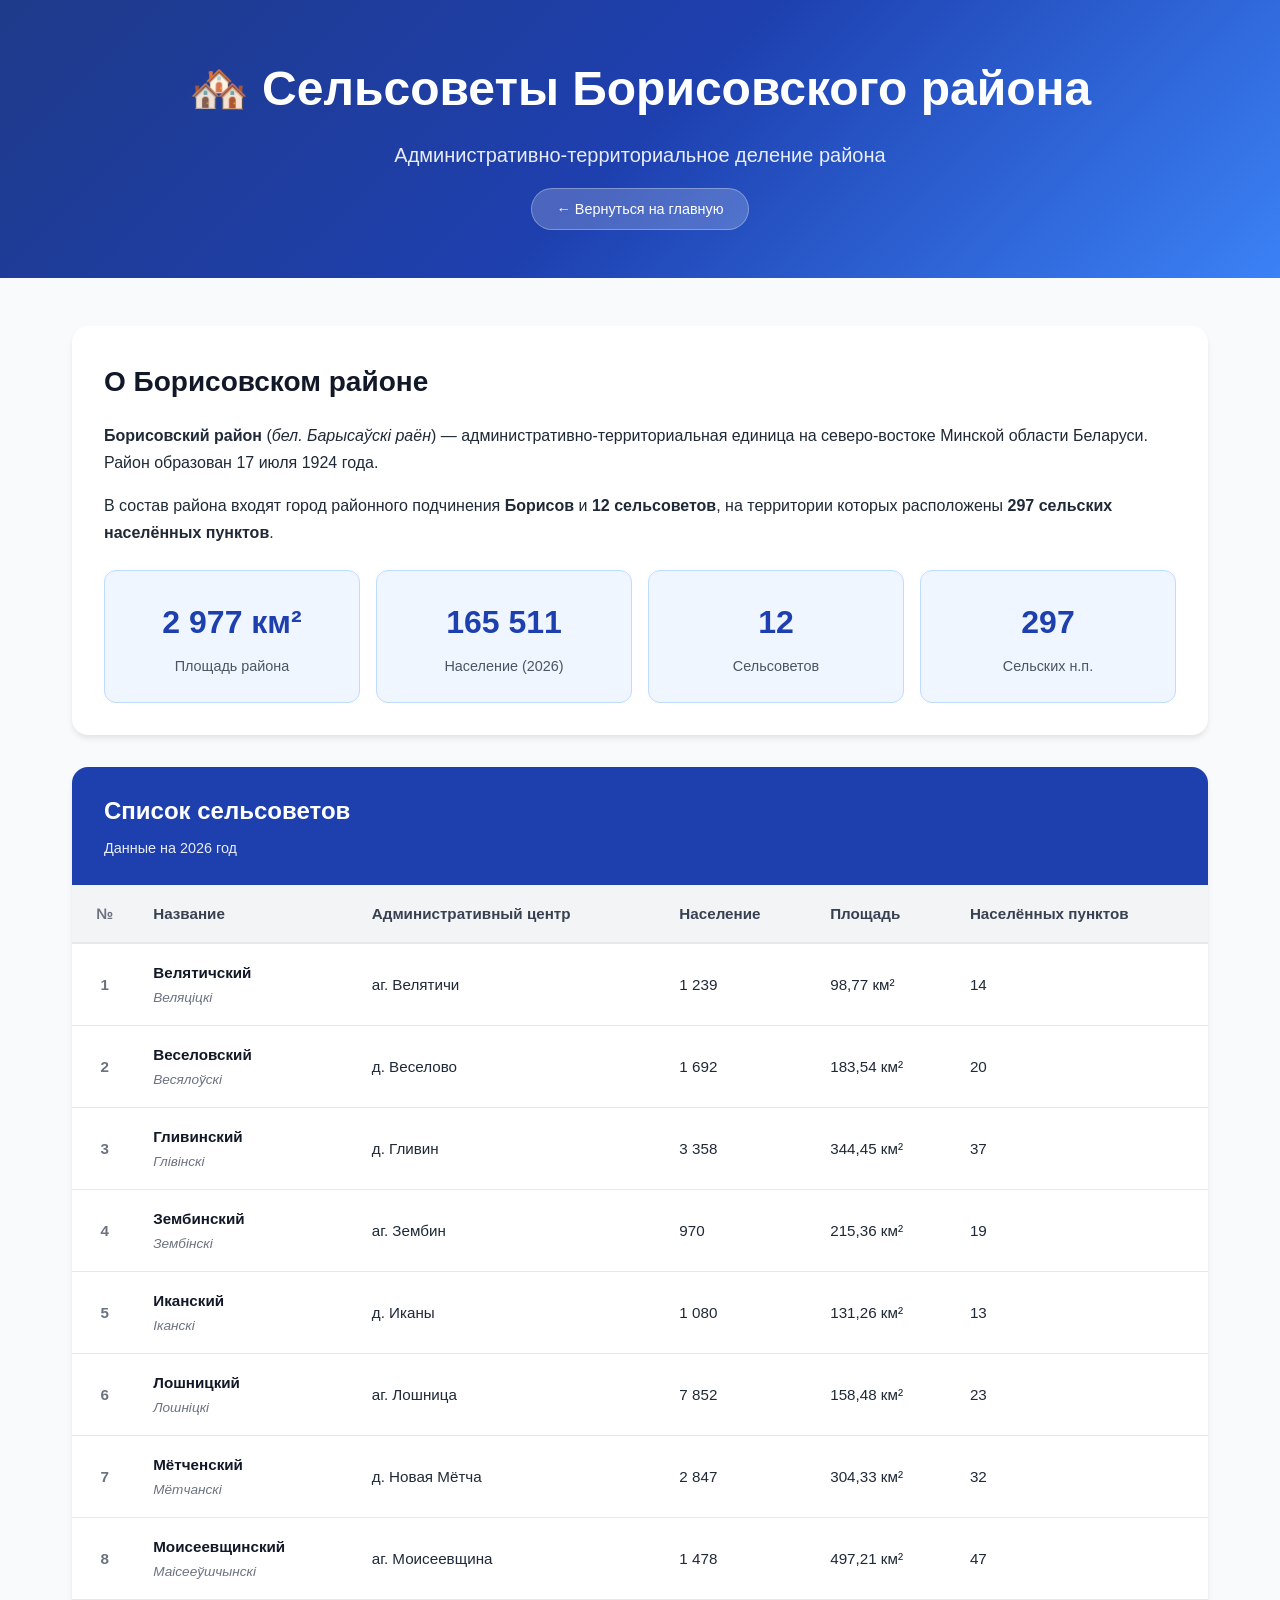
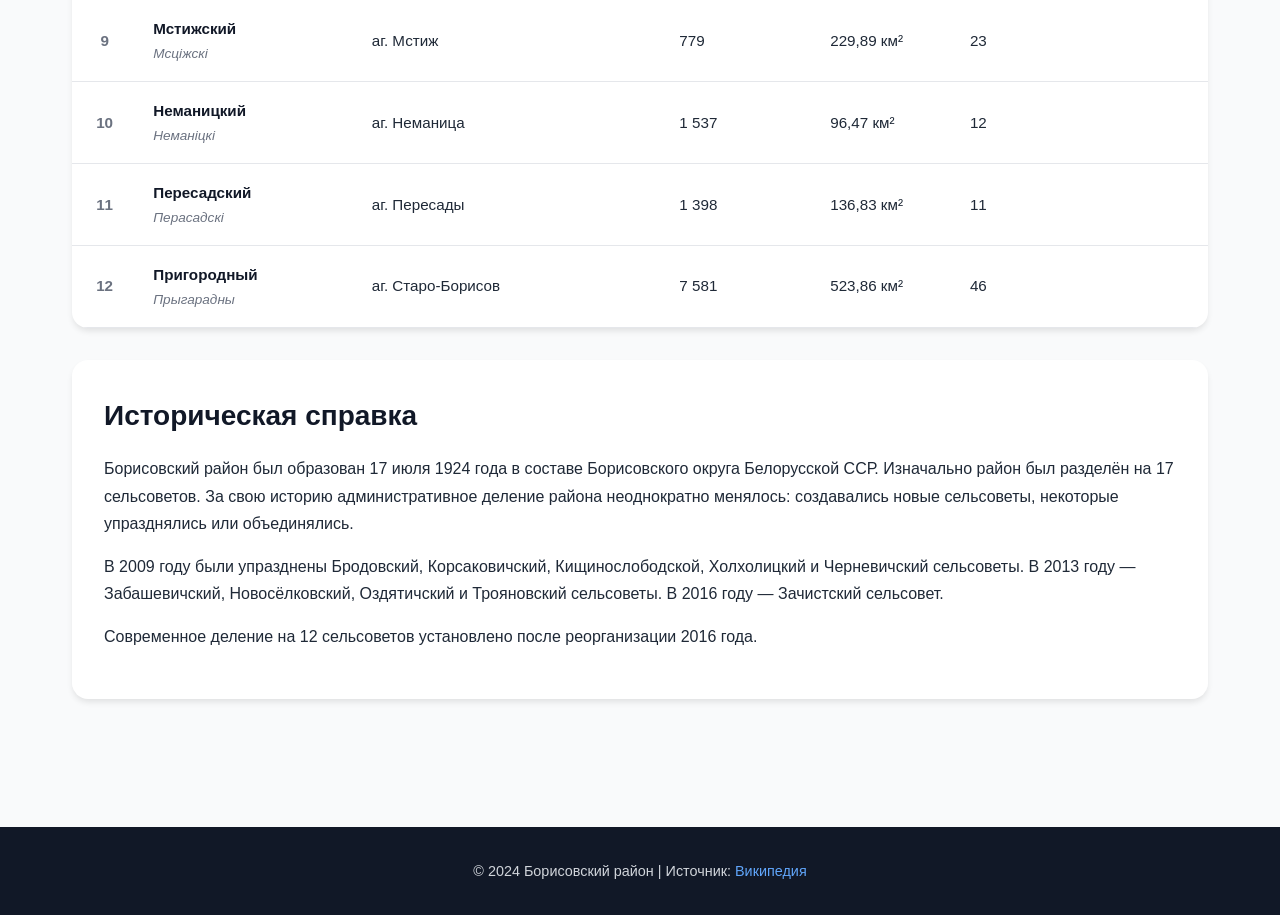
<file: selsovet.html>
<!DOCTYPE html>
<html lang="ru">
<head>
  <meta charset="UTF-8" />
  <meta name="viewport" content="width=device-width, initial-scale=1.0" />
  <meta name="description" content="Сельсоветы Борисовского района Минской области Беларуси. 12 сельсоветов, 297 сельских населённых пунктов. Административные центры, население, площадь." />
  <title>Сельсоветы Борисовского района — Борисов</title>
  <style>
    * { margin: 0; padding: 0; box-sizing: border-box; }
    body {
      font-family: -apple-system, BlinkMacSystemFont, 'Segoe UI', Roboto, 'Helvetica Neue', Arial, sans-serif;
      line-height: 1.7;
      color: #1f2937;
      background: #f9fafb;
    }
    a { color: #2563eb; text-decoration: none; }
    a:hover { text-decoration: underline; }

    /* Header */
    .header {
      background: linear-gradient(135deg, #1e3a8a 0%, #1e40af 50%, #3b82f6 100%);
      color: #fff;
      padding: 3rem 2rem;
      text-align: center;
    }
    .header h1 { font-size: 3rem; font-weight: 800; margin-bottom: 0.5rem; }
    .header .subtitle { font-size: 1.25rem; opacity: 0.9; }
    .back-link {
      display: inline-block;
      margin-top: 1rem;
      padding: 0.5rem 1.5rem;
      background: rgba(255,255,255,0.2);
      border: 1px solid rgba(255,255,255,0.3);
      border-radius: 2rem;
      color: #fff;
      font-size: 0.9rem;
      transition: background 0.3s;
    }
    .back-link:hover { background: rgba(255,255,255,0.3); text-decoration: none; }

    /* Content */
    .content { max-width: 1200px; margin: 0 auto; padding: 3rem 2rem; }

    /* Intro */
    .intro {
      background: #fff;
      border-radius: 1rem;
      padding: 2rem;
      margin-bottom: 2rem;
      box-shadow: 0 4px 6px -1px rgba(0,0,0,0.1);
    }
    .intro h2 { font-size: 1.75rem; margin-bottom: 1rem; color: #111827; }
    .intro p { margin-bottom: 1rem; }
    .stats-grid {
      display: grid;
      grid-template-columns: repeat(auto-fit, minmax(200px, 1fr));
      gap: 1rem;
      margin-top: 1.5rem;
    }
    .stat-card {
      background: #eff6ff;
      border: 1px solid #bfdbfe;
      border-radius: 0.75rem;
      padding: 1.5rem;
      text-align: center;
    }
    .stat-card .value { font-size: 2rem; font-weight: 700; color: #1e40af; }
    .stat-card .label { font-size: 0.9rem; color: #4b5563; margin-top: 0.25rem; }

    /* Table */
    .table-container {
      background: #fff;
      border-radius: 1rem;
      overflow: hidden;
      box-shadow: 0 4px 6px -1px rgba(0,0,0,0.1);
      overflow-x: auto;
    }
    .table-header {
      background: #1e40af;
      color: #fff;
      padding: 1.5rem 2rem;
    }
    .table-header h2 { font-size: 1.5rem; margin-bottom: 0.25rem; }
    .table-header p { opacity: 0.9; font-size: 0.9rem; }

    table {
      width: 100%;
      border-collapse: collapse;
      font-size: 0.95rem;
    }
    thead {
      background: #f3f4f6;
    }
    th {
      padding: 1rem;
      text-align: left;
      font-weight: 600;
      color: #374151;
      border-bottom: 2px solid #e5e7eb;
    }
    td {
      padding: 1rem;
      border-bottom: 1px solid #e5e7eb;
    }
    tr:hover { background: #f9fafb; }
    .num { text-align: center; font-weight: 600; color: #6b7280; }
    .name { font-weight: 600; color: #111827; }
    .bel-name { font-size: 0.85rem; color: #6b7280; font-style: italic; }

    /* Cards for mobile */
    .cards-mobile { display: none; }
    .card-item {
      background: #fff;
      border-radius: 1rem;
      padding: 1.5rem;
      margin-bottom: 1rem;
      box-shadow: 0 2px 4px rgba(0,0,0,0.1);
    }
    .card-item h3 {
      font-size: 1.25rem;
      color: #1e40af;
      margin-bottom: 0.5rem;
    }
    .card-item .bel-name {
      font-size: 0.9rem;
      color: #6b7280;
      font-style: italic;
      margin-bottom: 1rem;
    }
    .card-item .info-row {
      display: flex;
      justify-content: space-between;
      padding: 0.5rem 0;
      border-bottom: 1px solid #f3f4f6;
    }
    .card-item .info-row:last-child { border-bottom: none; }
    .card-item .info-label { color: #6b7280; font-size: 0.9rem; }
    .card-item .info-value { font-weight: 600; color: #111827; }

    /* Footer */
    footer {
      background: #111827;
      color: #d1d5db;
      padding: 2rem;
      text-align: center;
      margin-top: 3rem;
    }
    footer p { font-size: 0.9rem; }

    /* Responsive */
    @media (max-width: 768px) {
      .header h1 { font-size: 2rem; }
      .table-container { display: none; }
      .cards-mobile { display: block; }
      .stats-grid { grid-template-columns: repeat(2, 1fr); }
    }
  </style>
</head>
<body>

  <header class="header">
    <h1>🏘️ Сельсоветы Борисовского района</h1>
    <p class="subtitle">Административно-территориальное деление района</p>
    <a href="index.html" class="back-link">← Вернуться на главную</a>
  </header>

  <main class="content">
    <!-- Intro -->
    <div class="intro">
      <h2>О Борисовском районе</h2>
      <p>
        <strong>Борисовский район</strong> (<em>бел. Барысаўскі раён</em>) — административно-территориальная единица 
        на северо-востоке Минской области Беларуси. Район образован 17 июля 1924 года.
      </p>
      <p>
        В состав района входят город районного подчинения <strong>Борисов</strong> и <strong>12 сельсоветов</strong>, 
        на территории которых расположены <strong>297 сельских населённых пунктов</strong>.
      </p>

      <div class="stats-grid">
        <div class="stat-card">
          <div class="value">2 977 км²</div>
          <div class="label">Площадь района</div>
        </div>
        <div class="stat-card">
          <div class="value">165 511</div>
          <div class="label">Население (2026)</div>
        </div>
        <div class="stat-card">
          <div class="value">12</div>
          <div class="label">Сельсоветов</div>
        </div>
        <div class="stat-card">
          <div class="value">297</div>
          <div class="label">Сельских н.п.</div>
        </div>
      </div>
    </div>

    <!-- Table for desktop -->
    <div class="table-container">
      <div class="table-header">
        <h2>Список сельсоветов</h2>
        <p>Данные на 2026 год</p>
      </div>
      <table>
        <thead>
          <tr>
            <th class="num">№</th>
            <th>Название</th>
            <th>Административный центр</th>
            <th>Население</th>
            <th>Площадь</th>
            <th>Населённых пунктов</th>
          </tr>
        </thead>
        <tbody>
          <tr>
            <td class="num">1</td>
            <td>
              <div class="name">Велятичский</div>
              <div class="bel-name">Веляціцкі</div>
            </td>
            <td>аг. Велятичи</td>
            <td>1 239</td>
            <td>98,77 км²</td>
            <td>14</td>
          </tr>
          <tr>
            <td class="num">2</td>
            <td>
              <div class="name">Веселовский</div>
              <div class="bel-name">Весялоўскі</div>
            </td>
            <td>д. Веселово</td>
            <td>1 692</td>
            <td>183,54 км²</td>
            <td>20</td>
          </tr>
          <tr>
            <td class="num">3</td>
            <td>
              <div class="name">Гливинский</div>
              <div class="bel-name">Глівінскі</div>
            </td>
            <td>д. Гливин</td>
            <td>3 358</td>
            <td>344,45 км²</td>
            <td>37</td>
          </tr>
          <tr>
            <td class="num">4</td>
            <td>
              <div class="name">Зембинский</div>
              <div class="bel-name">Зембінскі</div>
            </td>
            <td>аг. Зембин</td>
            <td>970</td>
            <td>215,36 км²</td>
            <td>19</td>
          </tr>
          <tr>
            <td class="num">5</td>
            <td>
              <div class="name">Иканский</div>
              <div class="bel-name">Іканскі</div>
            </td>
            <td>д. Иканы</td>
            <td>1 080</td>
            <td>131,26 км²</td>
            <td>13</td>
          </tr>
          <tr>
            <td class="num">6</td>
            <td>
              <div class="name">Лошницкий</div>
              <div class="bel-name">Лошніцкі</div>
            </td>
            <td>аг. Лошница</td>
            <td>7 852</td>
            <td>158,48 км²</td>
            <td>23</td>
          </tr>
          <tr>
            <td class="num">7</td>
            <td>
              <div class="name">Мётченский</div>
              <div class="bel-name">Мётчанскі</div>
            </td>
            <td>д. Новая Мётча</td>
            <td>2 847</td>
            <td>304,33 км²</td>
            <td>32</td>
          </tr>
          <tr>
            <td class="num">8</td>
            <td>
              <div class="name">Моисеевщинский</div>
              <div class="bel-name">Маісееўшчынскі</div>
            </td>
            <td>аг. Моисеевщина</td>
            <td>1 478</td>
            <td>497,21 км²</td>
            <td>47</td>
          </tr>
          <tr>
            <td class="num">9</td>
            <td>
              <div class="name">Мстижский</div>
              <div class="bel-name">Мсціжскі</div>
            </td>
            <td>аг. Мстиж</td>
            <td>779</td>
            <td>229,89 км²</td>
            <td>23</td>
          </tr>
          <tr>
            <td class="num">10</td>
            <td>
              <div class="name">Неманицкий</div>
              <div class="bel-name">Неманіцкі</div>
            </td>
            <td>аг. Неманица</td>
            <td>1 537</td>
            <td>96,47 км²</td>
            <td>12</td>
          </tr>
          <tr>
            <td class="num">11</td>
            <td>
              <div class="name">Пересадский</div>
              <div class="bel-name">Перасадскі</div>
            </td>
            <td>аг. Пересады</td>
            <td>1 398</td>
            <td>136,83 км²</td>
            <td>11</td>
          </tr>
          <tr>
            <td class="num">12</td>
            <td>
              <div class="name">Пригородный</div>
              <div class="bel-name">Прыгарадны</div>
            </td>
            <td>аг. Старо-Борисов</td>
            <td>7 581</td>
            <td>523,86 км²</td>
            <td>46</td>
          </tr>
        </tbody>
      </table>
    </div>

    <!-- Cards for mobile -->
    <div class="cards-mobile">
      <div class="card-item">
        <h3>1. Велятичский</h3>
        <div class="bel-name">Веляціцкі</div>
        <div class="info-row"><span class="info-label">Админ. центр:</span><span class="info-value">аг. Велятичи</span></div>
        <div class="info-row"><span class="info-label">Население:</span><span class="info-value">1 239</span></div>
        <div class="info-row"><span class="info-label">Площадь:</span><span class="info-value">98,77 км²</span></div>
        <div class="info-row"><span class="info-label">Населённых пунктов:</span><span class="info-value">14</span></div>
      </div>

      <div class="card-item">
        <h3>2. Веселовский</h3>
        <div class="bel-name">Весялоўскі</div>
        <div class="info-row"><span class="info-label">Админ. центр:</span><span class="info-value">д. Веселово</span></div>
        <div class="info-row"><span class="info-label">Население:</span><span class="info-value">1 692</span></div>
        <div class="info-row"><span class="info-label">Площадь:</span><span class="info-value">183,54 км²</span></div>
        <div class="info-row"><span class="info-label">Населённых пунктов:</span><span class="info-value">20</span></div>
      </div>

      <div class="card-item">
        <h3>3. Гливинский</h3>
        <div class="bel-name">Глівінскі</div>
        <div class="info-row"><span class="info-label">Админ. центр:</span><span class="info-value">д. Гливин</span></div>
        <div class="info-row"><span class="info-label">Население:</span><span class="info-value">3 358</span></div>
        <div class="info-row"><span class="info-label">Площадь:</span><span class="info-value">344,45 км²</span></div>
        <div class="info-row"><span class="info-label">Населённых пунктов:</span><span class="info-value">37</span></div>
      </div>

      <div class="card-item">
        <h3>4. Зембинский</h3>
        <div class="bel-name">Зембінскі</div>
        <div class="info-row"><span class="info-label">Админ. центр:</span><span class="info-value">аг. Зембин</span></div>
        <div class="info-row"><span class="info-label">Население:</span><span class="info-value">970</span></div>
        <div class="info-row"><span class="info-label">Площадь:</span><span class="info-value">215,36 км²</span></div>
        <div class="info-row"><span class="info-label">Населённых пунктов:</span><span class="info-value">19</span></div>
      </div>

      <div class="card-item">
        <h3>5. Иканский</h3>
        <div class="bel-name">Іканскі</div>
        <div class="info-row"><span class="info-label">Админ. центр:</span><span class="info-value">д. Иканы</span></div>
        <div class="info-row"><span class="info-label">Население:</span><span class="info-value">1 080</span></div>
        <div class="info-row"><span class="info-label">Площадь:</span><span class="info-value">131,26 км²</span></div>
        <div class="info-row"><span class="info-label">Населённых пунктов:</span><span class="info-value">13</span></div>
      </div>

      <div class="card-item">
        <h3>6. Лошницкий</h3>
        <div class="bel-name">Лошніцкі</div>
        <div class="info-row"><span class="info-label">Админ. центр:</span><span class="info-value">аг. Лошница</span></div>
        <div class="info-row"><span class="info-label">Население:</span><span class="info-value">7 852</span></div>
        <div class="info-row"><span class="info-label">Площадь:</span><span class="info-value">158,48 км²</span></div>
        <div class="info-row"><span class="info-label">Населённых пунктов:</span><span class="info-value">23</span></div>
      </div>

      <div class="card-item">
        <h3>7. Мётченский</h3>
        <div class="bel-name">Мётчанскі</div>
        <div class="info-row"><span class="info-label">Админ. центр:</span><span class="info-value">д. Новая Мётча</span></div>
        <div class="info-row"><span class="info-label">Население:</span><span class="info-value">2 847</span></div>
        <div class="info-row"><span class="info-label">Площадь:</span><span class="info-value">304,33 км²</span></div>
        <div class="info-row"><span class="info-label">Населённых пунктов:</span><span class="info-value">32</span></div>
      </div>

      <div class="card-item">
        <h3>8. Моисеевщинский</h3>
        <div class="bel-name">Маісееўшчынскі</div>
        <div class="info-row"><span class="info-label">Админ. центр:</span><span class="info-value">аг. Моисеевщина</span></div>
        <div class="info-row"><span class="info-label">Население:</span><span class="info-value">1 478</span></div>
        <div class="info-row"><span class="info-label">Площадь:</span><span class="info-value">497,21 км²</span></div>
        <div class="info-row"><span class="info-label">Населённых пунктов:</span><span class="info-value">47</span></div>
      </div>

      <div class="card-item">
        <h3>9. Мстижский</h3>
        <div class="bel-name">Мсціжскі</div>
        <div class="info-row"><span class="info-label">Админ. центр:</span><span class="info-value">аг. Мстиж</span></div>
        <div class="info-row"><span class="info-label">Население:</span><span class="info-value">779</span></div>
        <div class="info-row"><span class="info-label">Площадь:</span><span class="info-value">229,89 км²</span></div>
        <div class="info-row"><span class="info-label">Населённых пунктов:</span><span class="info-value">23</span></div>
      </div>

      <div class="card-item">
        <h3>10. Неманицкий</h3>
        <div class="bel-name">Неманіцкі</div>
        <div class="info-row"><span class="info-label">Админ. центр:</span><span class="info-value">аг. Неманица</span></div>
        <div class="info-row"><span class="info-label">Население:</span><span class="info-value">1 537</span></div>
        <div class="info-row"><span class="info-label">Площадь:</span><span class="info-value">96,47 км²</span></div>
        <div class="info-row"><span class="info-label">Населённых пунктов:</span><span class="info-value">12</span></div>
      </div>

      <div class="card-item">
        <h3>11. Пересадский</h3>
        <div class="bel-name">Перасадскі</div>
        <div class="info-row"><span class="info-label">Админ. центр:</span><span class="info-value">аг. Пересады</span></div>
        <div class="info-row"><span class="info-label">Население:</span><span class="info-value">1 398</span></div>
        <div class="info-row"><span class="info-label">Площадь:</span><span class="info-value">136,83 км²</span></div>
        <div class="info-row"><span class="info-label">Населённых пунктов:</span><span class="info-value">11</span></div>
      </div>

      <div class="card-item">
        <h3>12. Пригородный</h3>
        <div class="bel-name">Прыгарадны</div>
        <div class="info-row"><span class="info-label">Админ. центр:</span><span class="info-value">аг. Старо-Борисов</span></div>
        <div class="info-row"><span class="info-label">Население:</span><span class="info-value">7 581</span></div>
        <div class="info-row"><span class="info-label">Площадь:</span><span class="info-value">523,86 км²</span></div>
        <div class="info-row"><span class="info-label">Населённых пунктов:</span><span class="info-value">46</span></div>
      </div>
    </div>

    <!-- Additional info -->
    <div class="intro" style="margin-top: 2rem;">
      <h2>Историческая справка</h2>
      <p>
        Борисовский район был образован 17 июля 1924 года в составе Борисовского округа Белорусской ССР. 
        Изначально район был разделён на 17 сельсоветов. За свою историю административное деление района 
        неоднократно менялось: создавались новые сельсоветы, некоторые упразднялись или объединялись.
      </p>
      <p>
        В 2009 году были упразднены Бродовский, Корсаковичский, Кищинослободской, Холхолицкий и Черневичский 
        сельсоветы. В 2013 году — Забашевичский, Новосёлковский, Оздятичский и Трояновский сельсоветы. 
        В 2016 году — Зачистский сельсовет.
      </p>
      <p>
        Современное деление на 12 сельсоветов установлено после реорганизации 2016 года.
      </p>
    </div>
  </main>

  <footer>
    <p>© 2024 Борисовский район | Источник: <a href="https://ru.wikipedia.org/wiki/Борисовский_район_(Минская_область)" target="_blank" rel="noopener noreferrer" style="color: #60a5fa;">Википедия</a></p>
  </footer>

</body>
</html>
</file>
